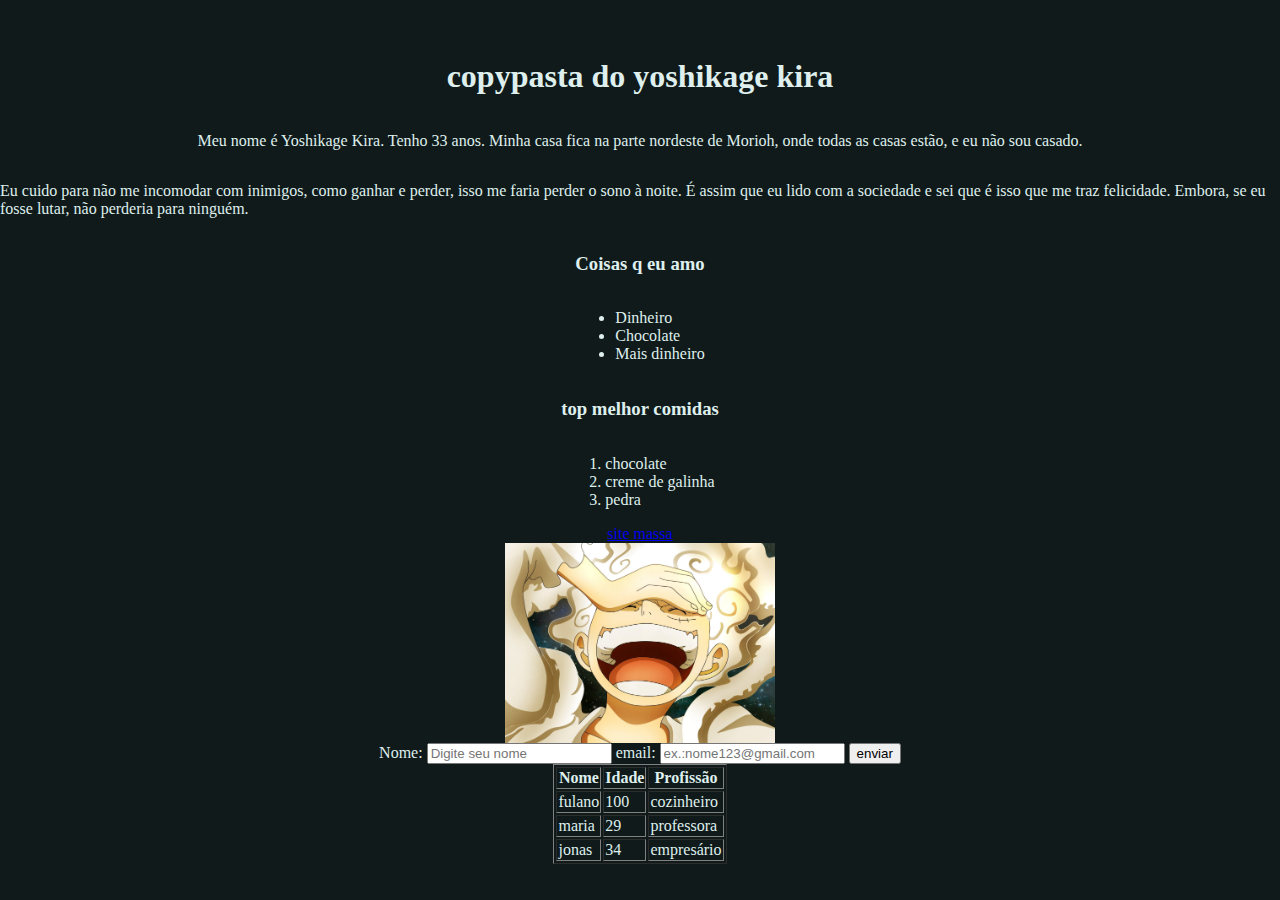
<file: aula01/index.html>
<!DOCTYPE html>
<html lang="pt-br">
<head>
    <meta charset="UTF-8">
    <meta name="viewport" content="width=device-width, initial-scale=1.0">
    <title>olá mundo</title>
    <link rel="stylesheet" href="style.css">
</head>
<body style="background-color: rgb(17, 26, 26);color: #deefed;font-family: cursive;" >
    <h1>copypasta do yoshikage kira</h1>
    <p>Meu nome é Yoshikage Kira. Tenho 33 anos. Minha casa fica na parte nordeste de Morioh, onde todas as casas estão, e eu não sou casado.</p>
    <p>Eu cuido para não me incomodar com inimigos, como ganhar e perder, isso me faria perder o sono à noite. É assim que eu lido com a sociedade e sei que é isso que me traz felicidade. Embora, se eu fosse lutar, não perderia para ninguém.</p>
    <h3>Coisas q eu amo</h3>
    <ul>
        <li>Dinheiro</li>
        <li>Chocolate</li>
        <li>Mais dinheiro</li>
    </ul>
    <h3>top melhor comidas</h3>
    <ol>
        <li>chocolate</li>
        <li>creme de galinha</li>
        <li>pedra</li>
    </ol>
    <a href="https://www.youtube.com/@kksaiko">site massa</a>
    <img src="luffy.jpg" alt="luffy gear five" id="imagem">
    <form action="">
        <label for="nome">Nome:</label>
        <input type="text" placeholder="Digite seu nome">
        <label for="email">email:</label>
        <input type="email" placeholder="ex.:nome123@gmail.com ">
        <button>enviar</button>
    </form>
    <table border="1">
        <thead>
            <th>
                Nome
            </th>
            <th>
                Idade
            </th>
            <th>
                Profissão
            </th>
        </thead>
        <tbody>
            <tr>
                <td>
                   fulano 
                </td>
                <td>
                   100 
                </td>
                <td>
                   cozinheiro 
                </td>
            </tr>
            <tr>
                <td>
                    maria
                </td>
                <td>
                    29
                </td>
                <td>
                    professora
                </td>
            </tr>
            <tr>
                <td>
                    jonas
                </td>
                <td>
                    34
                </td>
                <td>
                empresário        
                </td>
            </tr>
        </tbody>
    </table>

    <script src="script.js"></script>
</body>
</html>
</file>
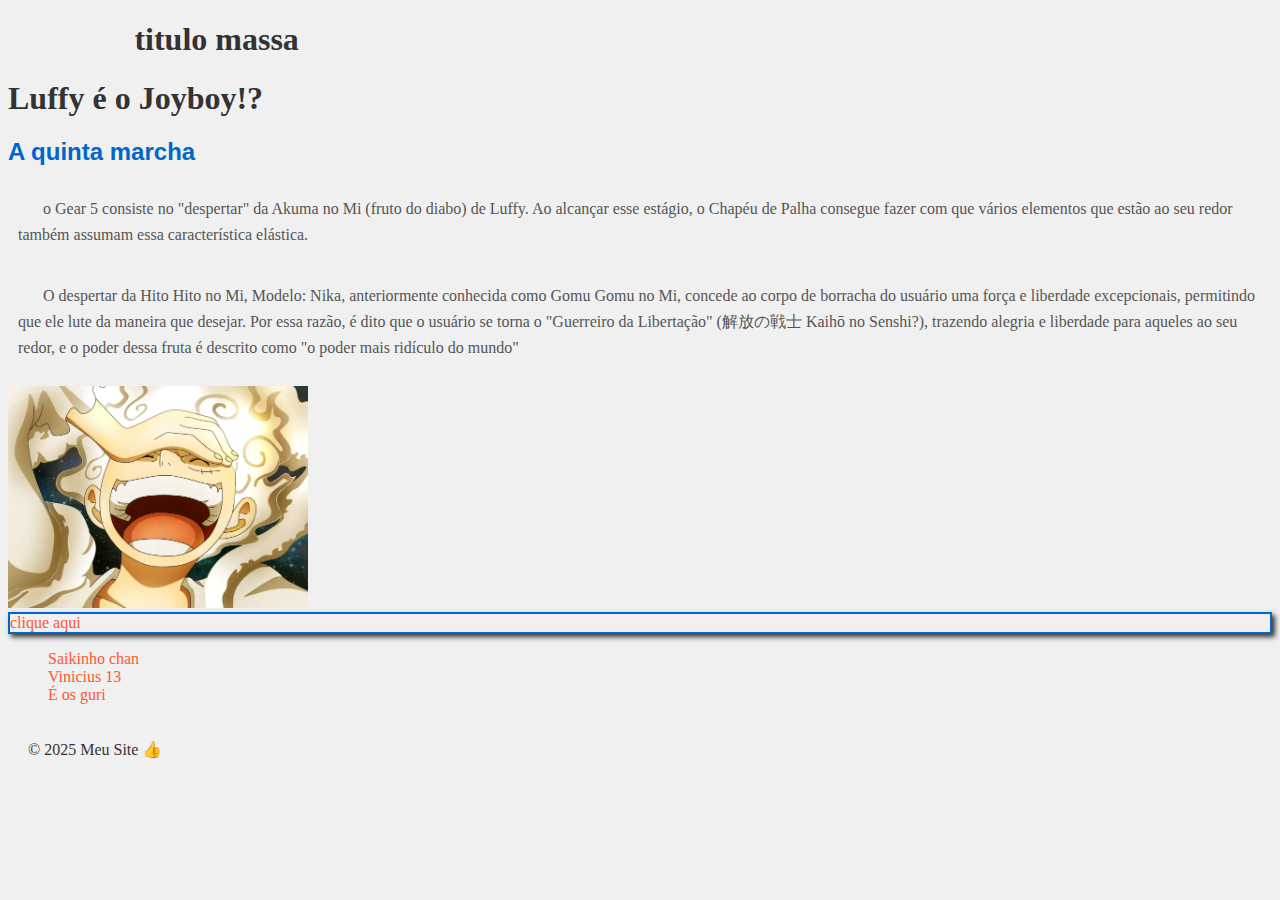
<file: aula02/index.html>
<!DOCTYPE html>
<html lang="pt-br">
    <head>
        <meta charset="UTF-8">
        <meta name="viewport" content="width=device-width, initial-scale=1.0">
        <title>aula 13/02/2025</title>
        <link rel="stylesheet" media="" href="style.css">
    </head>
    <body>
        <div class="cointainer">
            <h1>titulo massa</h1>
        </div>    
        
        <h1>Luffy é o Joyboy!?</h1>
        <h2 id="subtitulo">A quinta marcha</h2>
        <p class="paragrafo">o Gear 5 consiste no "despertar" da Akuma no Mi (fruto do diabo) de Luffy. Ao alcançar esse estágio, o Chapéu de Palha consegue fazer com que vários elementos que estão ao seu redor também assumam essa característica elástica.</p>
        <p class="paragrafo">O despertar da Hito Hito no Mi, Modelo: Nika, anteriormente conhecida como Gomu Gomu no Mi, concede ao corpo de borracha do usuário uma força e liberdade excepcionais, permitindo que ele lute da maneira que desejar. Por essa razão, é dito que o usuário se torna o "Guerreiro da Libertação" (解放の戦士 Kaihō no Senshi?), trazendo alegria e liberdade para aqueles ao seu redor, e o poder dessa fruta é descrito como "o poder mais ridículo do mundo"</p> 

        <img src="luffy.jpg" alt="luffy" id="luffy">

        <div class="box">
            <a href="https://www.youtube.com/watch?v=n8Q9rNdhkWQ" class="link">clique aqui</a>
        </div>
        <ul id="lista">
            <li>
                <a href="https://www.youtube.com/@kksaiko" class="link">Saikinho chan</a>
            </li>
            <li>
                <a href="http://youtube.com/@viniccius13" class="link">Vinicius 13</a>
            </li>
            <li>
                <a href="https://www.youtube.com/@Souzones" class="link">É os guri</a>
            </li>
            <!--espaçamento-->
        </ul>
        <footer id="pé">© 2025 Meu 
            Site 👍</footer>
            
    </body>
</html>
</file>
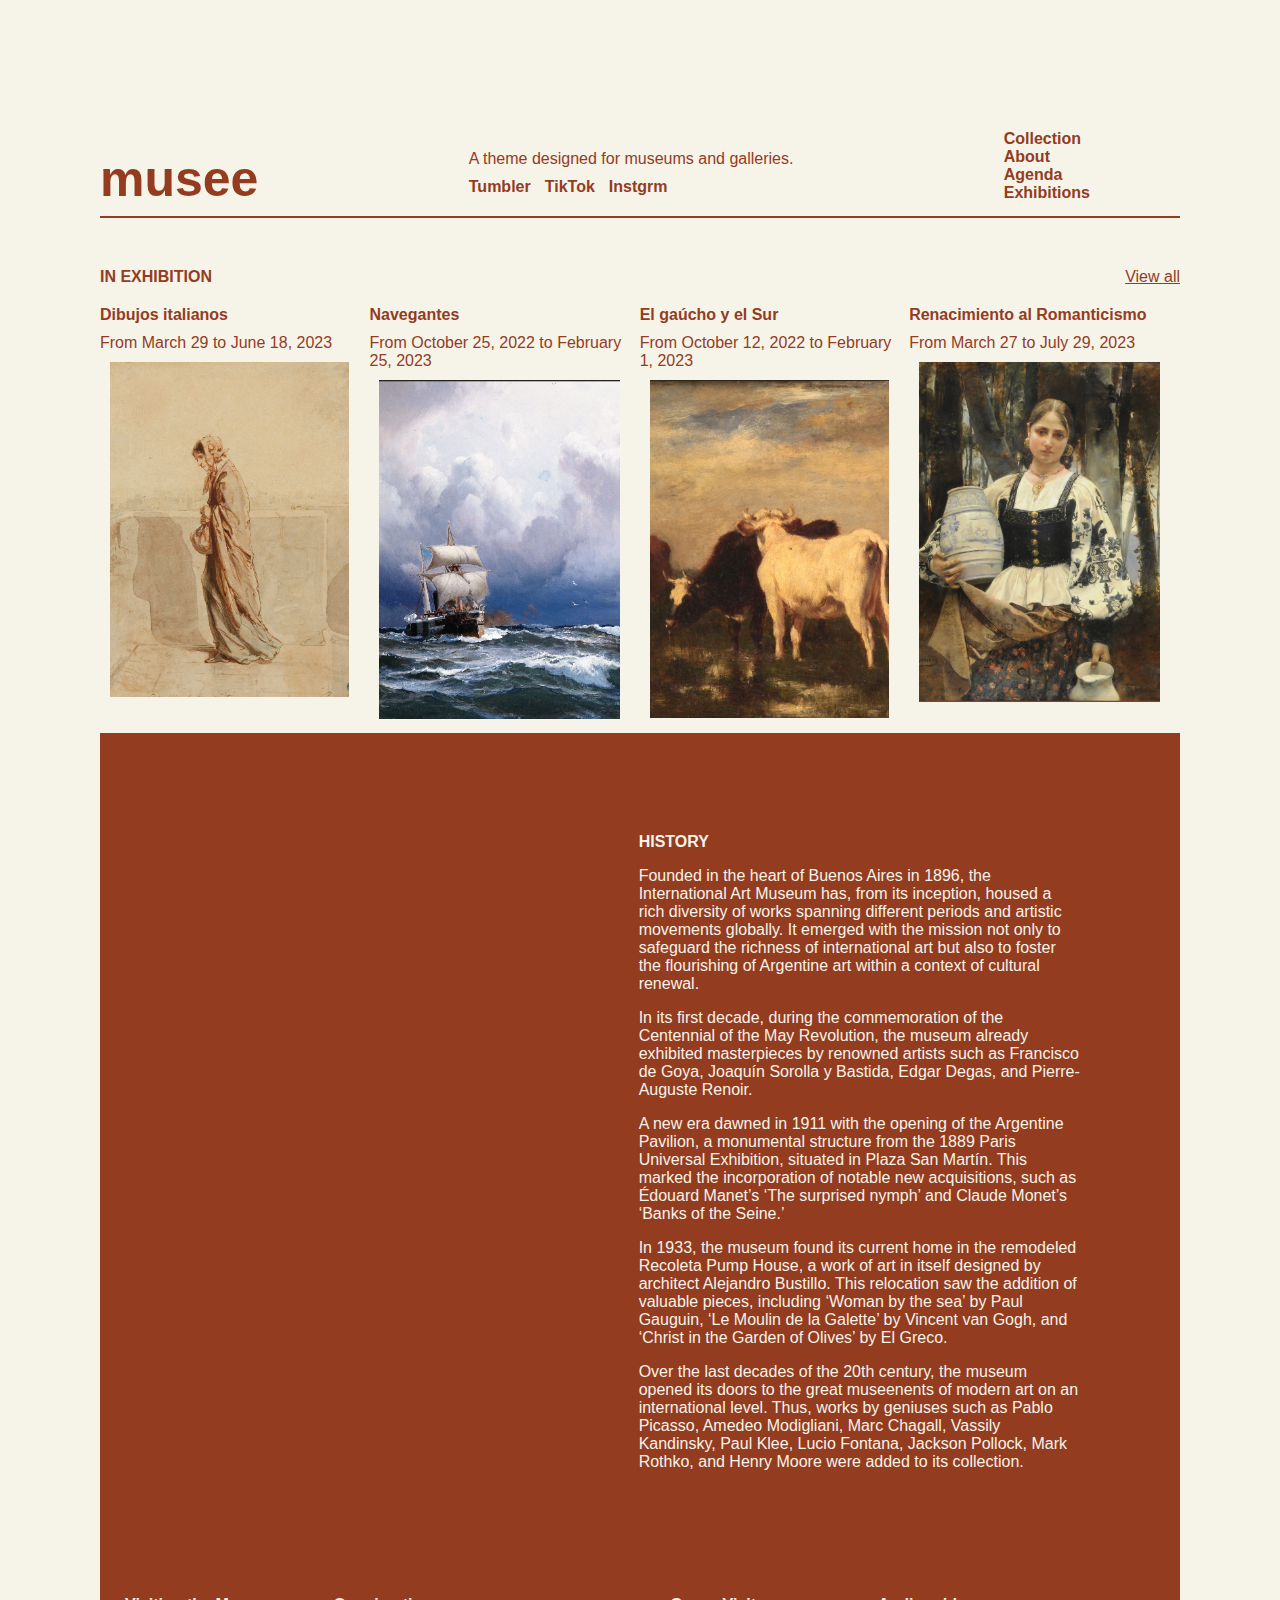
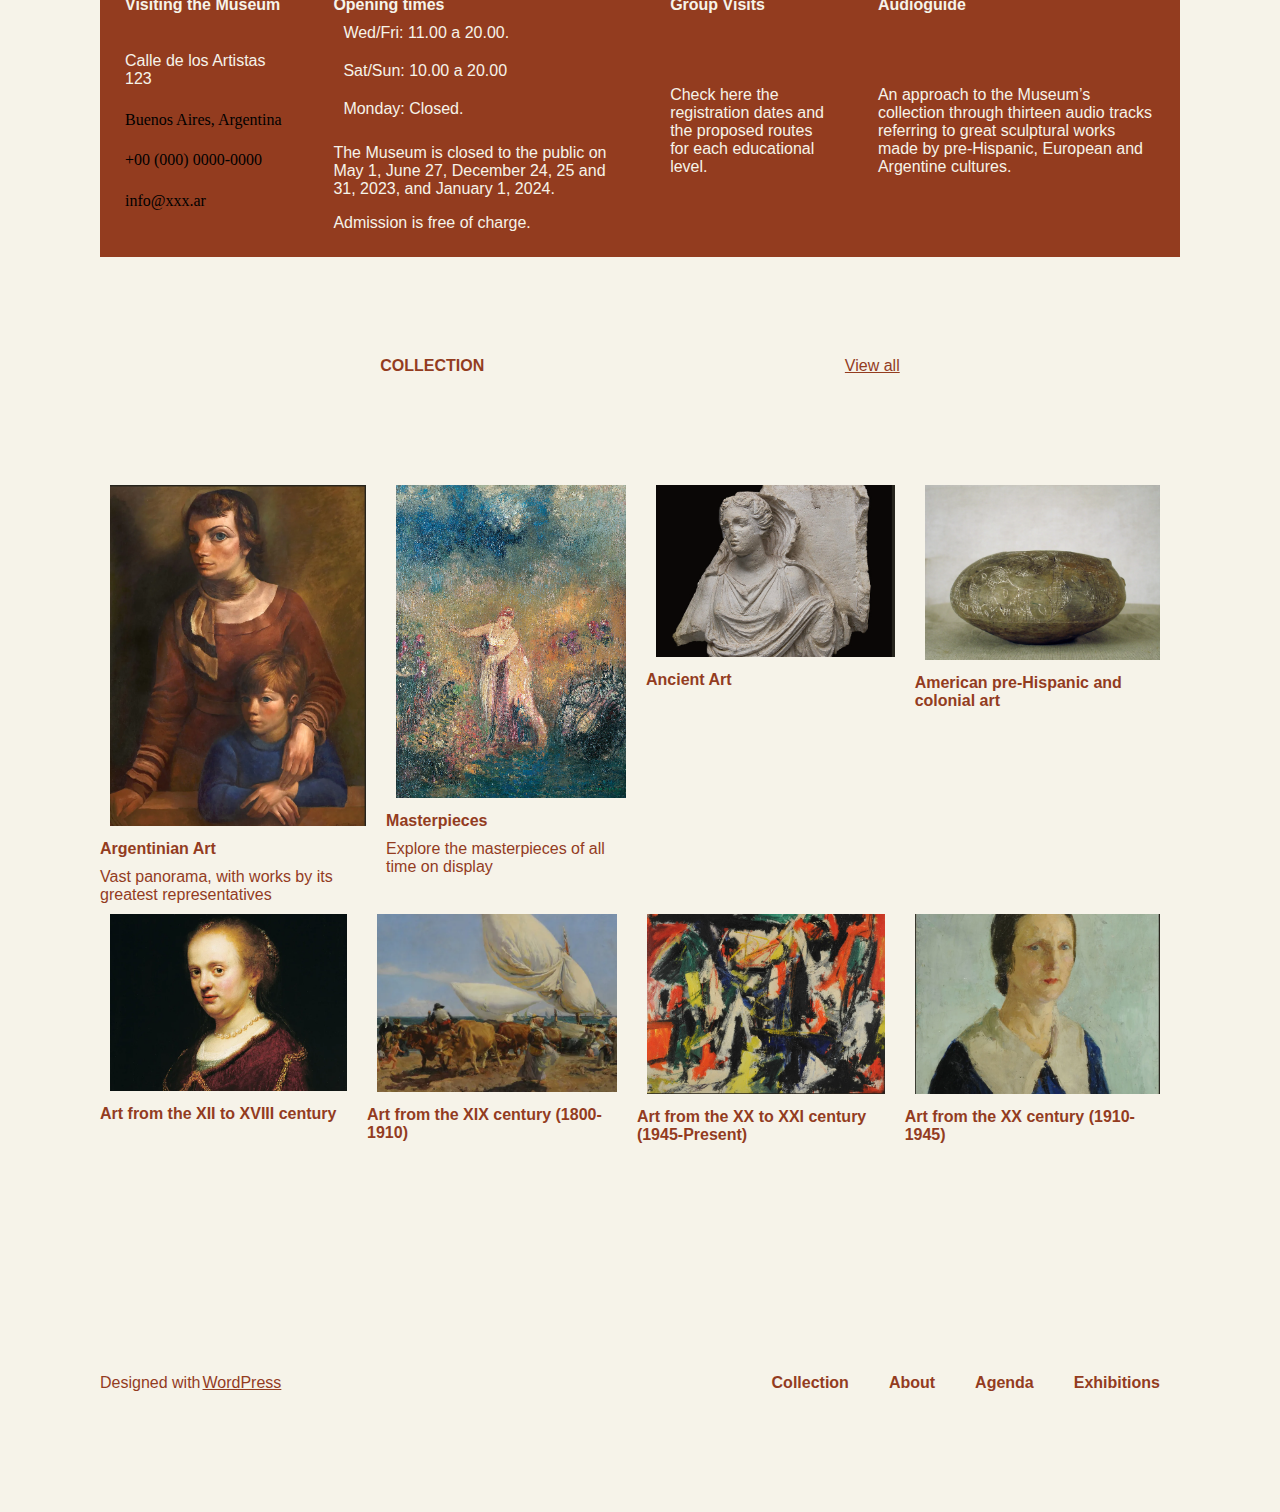
<file: aula06-03/index.html>
<!DOCTYPE html>
<html lang="en">
<head>
    <meta charset="UTF-8">
    <meta name="viewport" content="width=device-width, initial-scale=1.0">
    <title>musee Theme</title>
    <link rel="stylesheet" href="assets/estilo/style.css">
</head>
    <body>
        <header>
            <div id="cabecalho">
                <div>
                    <h1 id="titulo">
                        musee
                    </h1>
                </div>    
                <div id="legenda-redes-sociais">
                    <p>
                        A theme designed for museums and galleries.
                    </p>
                    <a href="">Tumbler</a>
                    <a href="">TikTok</a>
                    <a href="">Instgrm</a>
                </div>
                <div>
                    <menu id="menu-principal">
                        <li>
                            <a href="">Collection</a>
                        </li>
                        <li>
                            <a href="">About</a>
                        </li>
                        <li>
                            <a href="">Agenda</a>
                        </li>
                        <li>
                            <a href="">Exhibitions</a>
                        </li>
                    </menu>
                </div>    
            </div>
        </header>
        <section>
            <div id="titulo-link">
                <p>
                    IN EXHIBITION
                </p>
                <a href="">View all</a>
            </div>
            <div id="secao01">
                <div class="img-descricao">
                    <p class="paragrafo-titulo">
                        Dibujos italianos
                    </p>
                    <p class="paragrafo-descricao">
                        From March 29 to June 18, 2023
                    </p>
                    <img src="assets/img/velha-encarando-a-parede.png" alt="velha parede" class="imagem">
                </div>
                <div class="img-descricao">
                    <p class="paragrafo-titulo">
                        Navegantes
                    </p>
                    <p class="paragrafo-descricao">
                        From October 25, 2022 to February 25, 2023
                    </p>
                    <img src="assets/img/barquinho.png" alt="barco" class="imagem">
                </div>
                <div class="img-descricao"> 
                    <p class="paragrafo-titulo">
                        El gaúcho y el Sur
                    </p>
                    <p class="paragrafo-descricao">
                        From October 12, 2022 to February 1, 2023 
                    </p>
                    <img src="assets/img/boi.png" alt="boi" class="imagem">
                </div>
                <div class="img-descricao">
                    <p class="paragrafo-titulo">
                        Renacimiento al Romanticismo
                    </p>
                    <p class="paragrafo-descricao">
                        From March 27 to July 29, 2023
                    </p>
                    <img src="assets/img/moca-com-vaso.png" alt="mulher vaso" class="imagem">
                </div>
            </div>
        </section>
        <section id="section02">
            <div id="direita-itens-paragrafo">
                <div id="espaco-branco"></div>
                <div>
                    <p class="paragrafo-titulo-branco">
                        HISTORY
                    </p>
                    <p class="paragrafo-branco">
                        Founded in the heart of Buenos Aires in 1896, the International Art Museum has, from its inception, housed a rich diversity of works spanning different periods and artistic movements globally. It emerged with the mission not only to safeguard the richness of international art but also to foster the flourishing of Argentine art within a context of cultural renewal.
                    </p>
                    <p class="paragrafo-branco">
                        In its first decade, during the commemoration of the Centennial of the May Revolution, the museum already exhibited masterpieces by renowned artists such as Francisco de Goya, Joaquín Sorolla y Bastida, Edgar Degas, and Pierre-Auguste Renoir.
                    </p>
                    <p class="paragrafo-branco">
                        A new era dawned in 1911 with the opening of the Argentine Pavilion, a monumental structure from the 1889 Paris Universal Exhibition, situated in Plaza San Martín. This marked the incorporation of notable new acquisitions, such as Édouard Manet’s ‘The surprised nymph’ and Claude Monet’s ‘Banks of the Seine.’
                    </p>
                    <p class="paragrafo-branco">
                        In 1933, the museum found its current home in the remodeled Recoleta Pump House, a work of art in itself designed by architect Alejandro Bustillo. This relocation saw the addition of valuable pieces, including ‘Woman by the sea’ by Paul Gauguin, ‘Le Moulin de la Galette’ by Vincent van Gogh, and ‘Christ in the Garden of Olives’ by El Greco.
                    </p>
                    <p class="paragrafo-branco">
                        Over the last decades of the 20th century, the museum opened its doors to the great museenents of modern art on an international level. Thus, works by geniuses such as Pablo Picasso, Amedeo Modigliani, Marc Chagall, Vassily Kandinsky, Paul Klee, Lucio Fontana, Jackson Pollock, Mark Rothko, and Henry Moore were added to its collection.
                    </p>
                </div>
            </div>
            <div id="abaixo-itens-paragrafo">
                <div class="abaixo-itens-paragrafo-classe">
                    <p class="paragrafo-titulo-branco">
                        Visiting the Museum
                    </p>
                    <p class="paragrafo-branco">
                        Calle de los Artistas 123
                    </p>
                    <p class="paragrafo-branco-sem-margin">
                        Buenos Aires, Argentina
                    </p>
                    <p class="paragrafo-branco-sem-margin">
                        +00 (000) 0000-0000
                    </p>
                    <p class="paragrafo-branco-sem-margin">
                        info@xxx.ar
                    </p>                   
                </div>
                <div class="abaixo-itens-paragrafo-classe">
                    <p class="paragrafo-titulo-branco">
                        Opening times
                    </p>
                    <div id="paragrafo-branco-lista">
                        <p>
                            Wed/Fri: 11.00 a 20.00.
                        </p>
                        <p>
                            Sat/Sun: 10.00 a 20.00
                        </p>
                        <p>
                            Monday: Closed.
                         </p>
                    </div>
                    <p class="paragrafo-branco">
                        The Museum is closed to the public on May 1, June 27, December 24, 25 and 31, 2023, and January 1, 2024.
                    </p>
                    <p class="paragrafo-branco">
                        Admission is free of charge.
                    </p>
                </div>
                <div class="abaixo-itens-paragrafo-classe">
                    <p class="paragrafo-titulo-branco">
                        Group Visits 
                    </p>
                    <p class="paragrafo-branco">
                        Check here the registration dates and the proposed routes for each educational level.
                    </p>
                </div>
                <div class="abaixo-itens-paragrafo-classe">
                    <p class="paragrafo-titulo-branco">
                        Audioguide
                    </p>
                    <p class="paragrafo-branco">
                        An approach to the Museum’s collection through thirteen audio tracks referring to great sculptural works made by pre-Hispanic, European and Argentine cultures.
                    </p>
                </div>
            </div>
        </section>
        <section>
            <div id="titulo-link-colecao">
                <p>
                    COLLECTION
                </p>
                <a href="">View all</a> 
            </div>
            <div class="secao-imagens">
                <div class="img-descricao">
                    <img src="assets/img/dois-meninos-feios-zoiudos.png" alt="zoiudo" class="imagem">
                    <p class="paragrafo-titulo">
                        Argentinian Art
                    </p>
                    <p class="paragrafo-descricao">
                        Vast panorama, with works by its greatest representatives
                    </p>
                </div>
                <div class="img-descricao">
                    <img src="assets/img/moca.png" alt="moça" class="imagem">
                    <p class="paragrafo-titulo">
                        Masterpieces
                    </p>
                    <p class="paragrafo-descricao">
                        Explore the masterpieces of all time on display
                    </p>
                </div>
                <div class="img-descricao">
                    <img src="assets/img/escultura.png" alt="escultura" class="imagem">
                    <p class="paragrafo-titulo">
                        Ancient Art
                    </p>
                </div>
                <div class="img-descricao">
                    <img src="assets/img/pedra.png" alt="pedra" class="imagem">
                    <p class="paragrafo-titulo">
                        American pre-Hispanic and colonial art
                    </p>
                </div>
            </div>
            <div class="secao-imagens">
                <div class="img-descricao">
                    <img src="assets/img/retrato-burguesa.png" alt="burguesa" class="imagem">
                    <p class="paragrafo-titulo">
                        Art from the XII to XVIII century
                    </p>
                </div>
                <div class="img-descricao">
                    <img src="assets/img/manada.png" alt="bois" class="imagem">
                    <p class="paragrafo-titulo">
                        Art from the XIX century (1800-1910)
                    </p>
                </div>
                <div class="img-descricao">
                    <img src="assets/img/arte-abstrata.png" alt="tendi" class="imagem">
                    <p class="paragrafo-titulo">
                        Art from the XX to XXI century (1945-Present)
                    </p>
                </div>
                <div class="img-descricao">
                    <img src="assets/img/retrato-pobre.png" alt="pobre" class="imagem">
                    <p class="paragrafo-titulo">
                        Art from the XX century (1910-1945)
                    </p>
                </div>
            </div>
        </section>
        <footer>
            <div id="div-pe">
                <p class="paragrafo-descricao">Designed with</p>
                <a href="" id="link-legal">WordPress</a>
            </div>
            <div>
                <menu id="menu-principal-pe">
                    <li>
                        <a href="">Collection</a>
                    </li>
                    <li>
                        <a href="">About</a>
                    </li>
                    <li>
                        <a href="">Agenda</a>
                    </li>
                    <li>
                        <a href="">Exhibitions</a>
                    </li>
                </menu>
            </div>
        </footer>   
    </body>
</html>
</file>
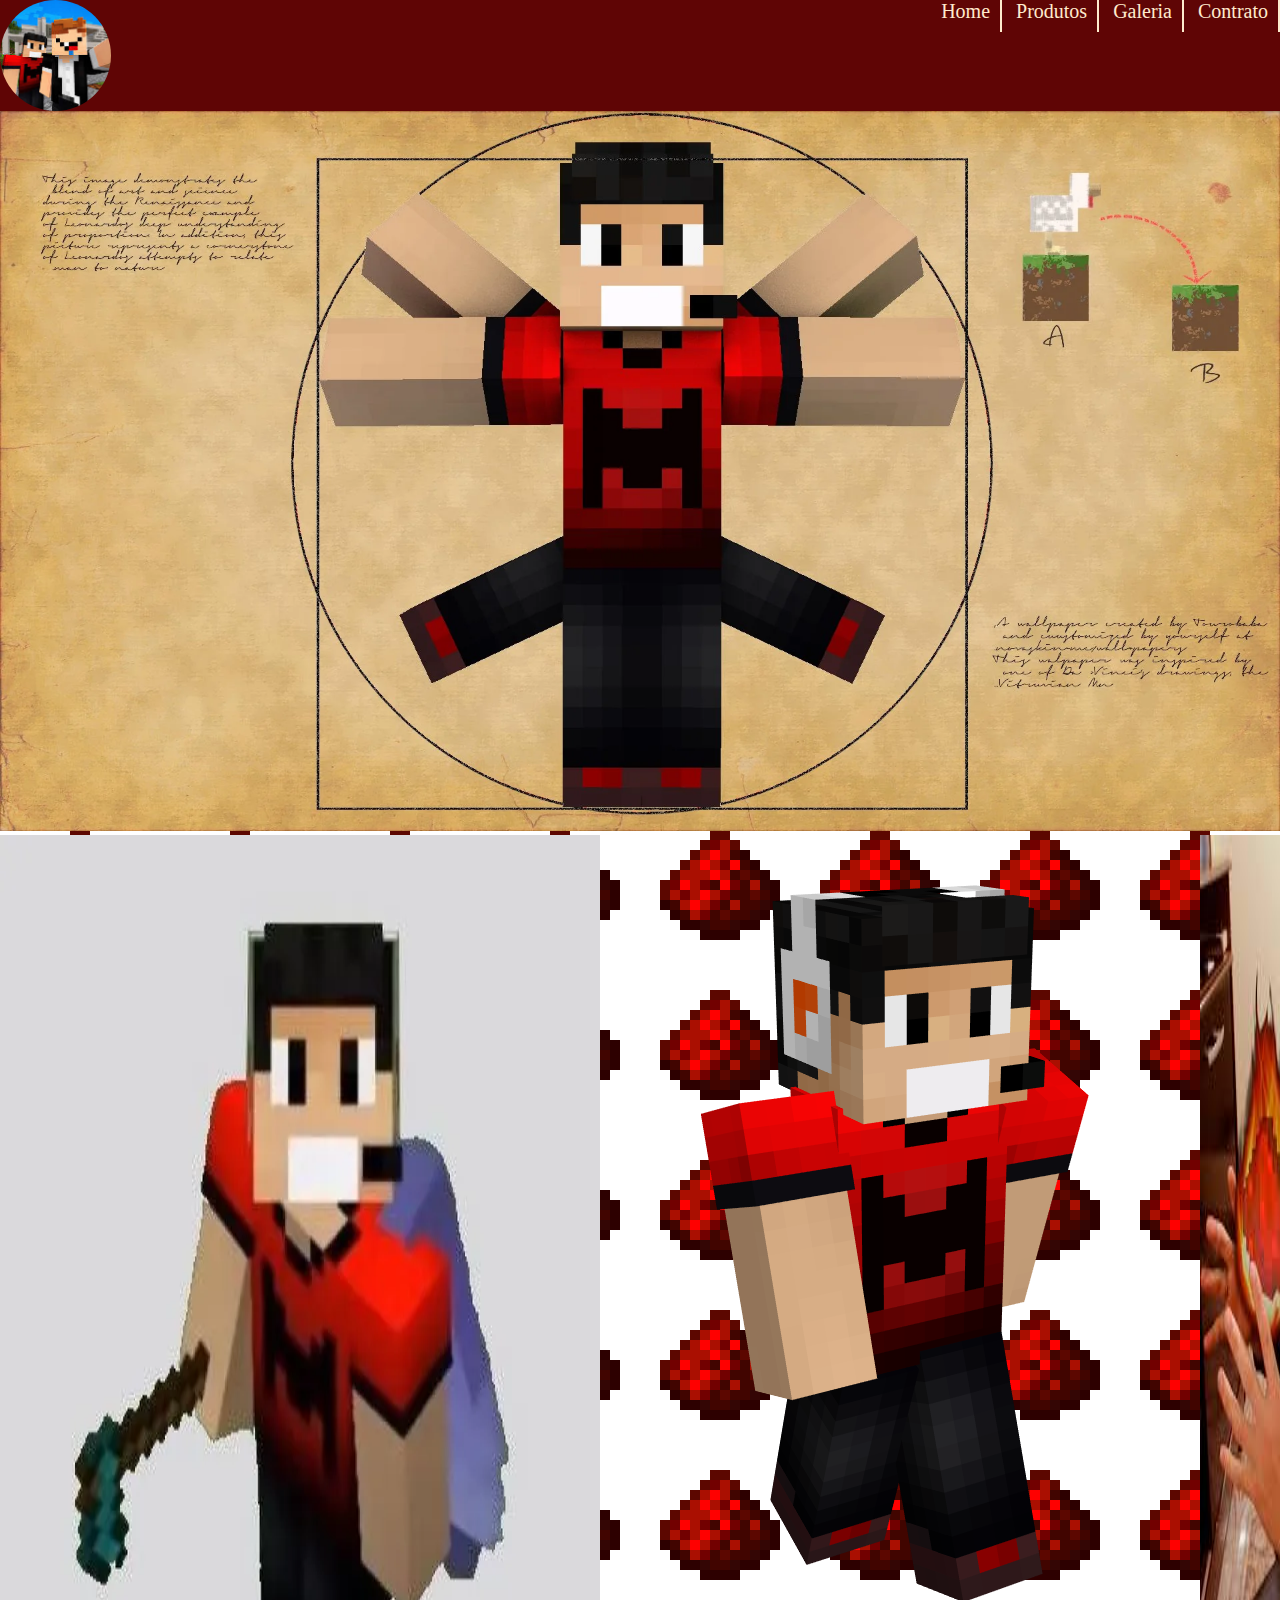
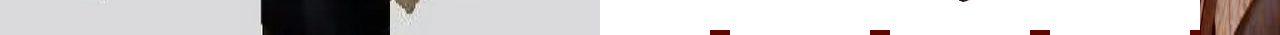
<file: aula.27-02/02/index.html>
<!DOCTYPE html>
<html lang="pt-br">
<head>
    <meta charset="UTF-8">
    <meta name="viewport" content="width=device-width, initial-scale=1.0">
    <title>ativdade</title>
    <link rel="stylesheet" href="style.css">
</head>
<body>
    <header> 
        <div id="container">
            <img src="img/vinicinEdavi.jpg" alt="Logo" id="imagem">
            <div>
                <nav>
                    <a href="imagem.html" class="link">Home</a>
                    <a href="vinicin.jpg" class="link">Produtos</a>
                    <a href="imagem.html" class="link">Galeria</a>
                    <a href="imagem.html" class="link">Contrato</a>
                </nav>
            </div>
        </div>
    </header>
    <section>
        <div>
            <img src="img/vinicin_God.webp" alt="God" id="god">
        </div>
    </section>
    <section>
        <div id="vinicin_img">
           <img src="img/_image.webp" alt="vinicin" class="img">
           <img src="img/Viniccius13_skin.webp" alt="13" class="img">
           <img src="img/vinicin.jpg" alt="" class="img"> 
        </div>
    </section>

</body>
</html>
</file>
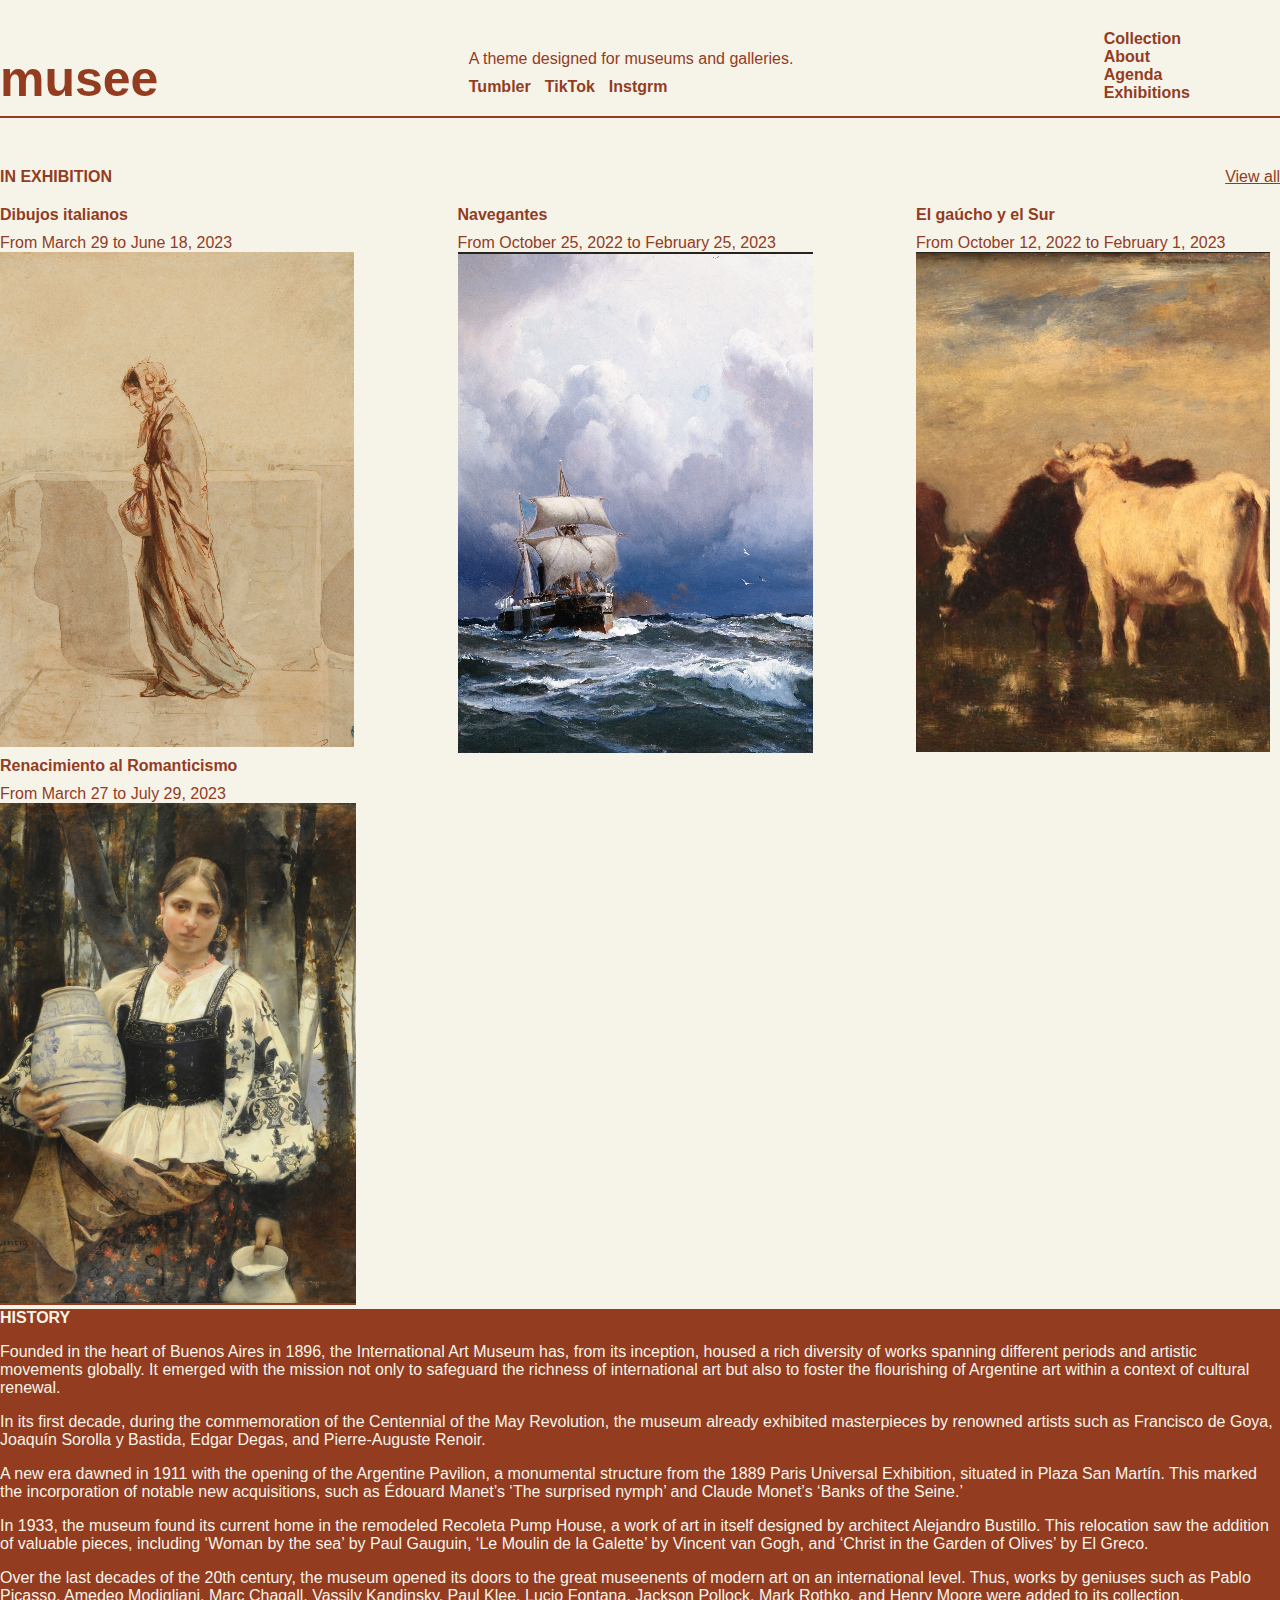
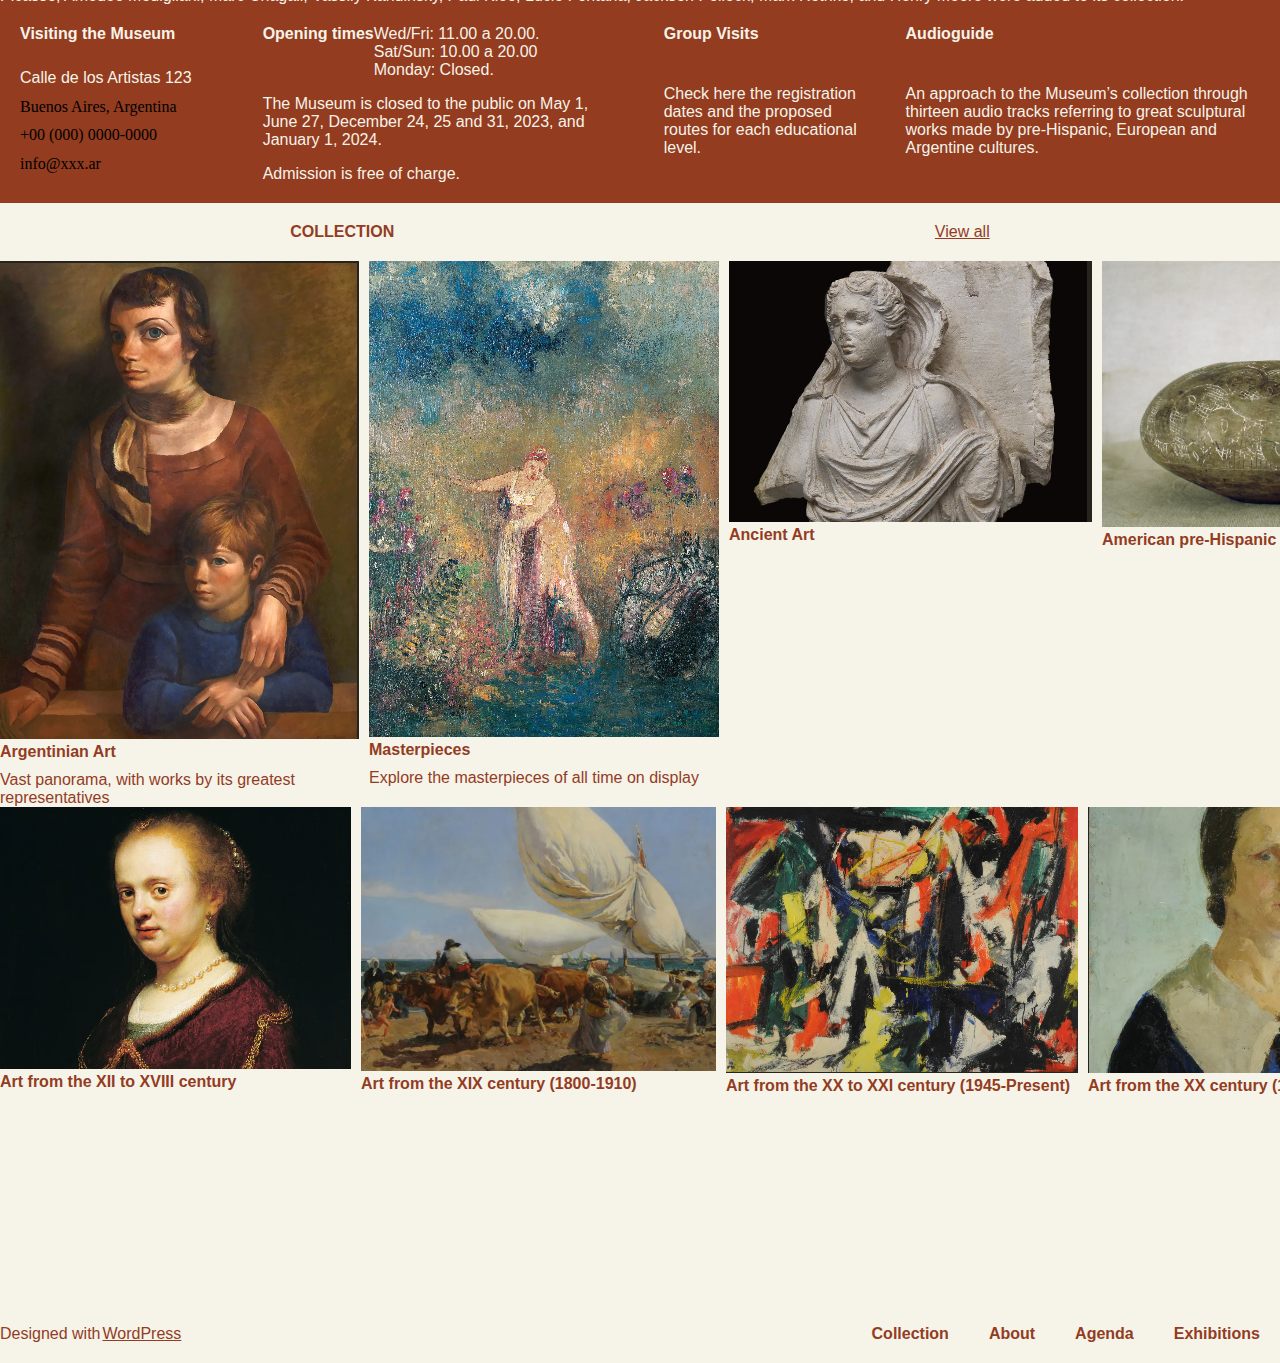
<file: aula06-03/aula06-03/index.html>
<!DOCTYPE html>
<html lang="en">
<head>
    <meta charset="UTF-8">
    <meta name="viewport" content="width=device-width, initial-scale=1.0">
    <title>musee Theme</title>
    <link rel="stylesheet" href="assets/estilo/style.css">
</head>
    <body>
        <header>
            <div id="cabecalho">
                <div>
                    <h1 id="titulo">
                        musee
                    </h1>
                </div>    
                <div id="legenda-redes-sociais">
                    <p>
                        A theme designed for museums and galleries.
                    </p>
                    <a href="">Tumbler</a>
                    <a href="">TikTok</a>
                    <a href="">Instgrm</a>
                </div>
                <div>
                    <menu id="menu-principal">
                        <li>
                            <a href="">Collection</a>
                        </li>
                        <li>
                            <a href="">About</a>
                        </li>
                        <li>
                            <a href="">Agenda</a>
                        </li>
                        <li>
                            <a href="">Exhibitions</a>
                        </li>
                    </menu>
                </div>    
            </div>
        </header>
        <div id="titulo-link">
            <p>
                IN EXHIBITION
            </p>
            <a href="">View all</a>
        </div>
        <section id="secao01">
            <div class="img-descricao">
            <p class="paragrafo-titulo">
                Dibujos italianos
            </p>
            <p class="paragrafo-descricao">
                From March 29 to June 18, 2023
            </p>
            <img src="assets/img/velha-encarando-a-parede.png" alt="velha parede">
            </div>
            <div class="img-descricao">
                <p class="paragrafo-titulo">
                    Navegantes
                </p>
                <p class="paragrafo-descricao">
                    From October 25, 2022 to February 25, 2023
                </p>
                <img src="assets/img/barquinho.png" alt="barco">
            </div>
            <div class="img-descricao"> 
                <p class="paragrafo-titulo">
                    El gaúcho y el Sur
                </p>
                <p class="paragrafo-descricao">
                    From October 12, 2022 to February 1, 2023 
                </p>
                <img src="assets/img/boi.png" alt="boi">
            </div>
            <div class="img-descricao">
                <p class="paragrafo-titulo">
                    Renacimiento al Romanticismo
                </p>
                <p class="paragrafo-descricao">
                    From March 27 to July 29, 2023
                </p>
                <img src="assets/img/moca-com-vaso.png" alt="mulher vaso">
            </div>
        </section>
        <section id="section02">
            <div id="direita-itens-paragrafo">
                <div id="espaco-branco"></div>
                <div>
                    <p class="paragrafo-titulo-branco">
                        HISTORY
                    </p>
                    <p class="paragrafo-branco">
                        Founded in the heart of Buenos Aires in 1896, the International Art Museum has, from its inception, housed a rich diversity of works spanning different periods and artistic movements globally. It emerged with the mission not only to safeguard the richness of international art but also to foster the flourishing of Argentine art within a context of cultural renewal.
                    </p>
                    <p class="paragrafo-branco">
                        In its first decade, during the commemoration of the Centennial of the May Revolution, the museum already exhibited masterpieces by renowned artists such as Francisco de Goya, Joaquín Sorolla y Bastida, Edgar Degas, and Pierre-Auguste Renoir.
                    </p>
                    <p class="paragrafo-branco">
                        A new era dawned in 1911 with the opening of the Argentine Pavilion, a monumental structure from the 1889 Paris Universal Exhibition, situated in Plaza San Martín. This marked the incorporation of notable new acquisitions, such as Édouard Manet’s ‘The surprised nymph’ and Claude Monet’s ‘Banks of the Seine.’
                    </p>
                    <p class="paragrafo-branco">
                        In 1933, the museum found its current home in the remodeled Recoleta Pump House, a work of art in itself designed by architect Alejandro Bustillo. This relocation saw the addition of valuable pieces, including ‘Woman by the sea’ by Paul Gauguin, ‘Le Moulin de la Galette’ by Vincent van Gogh, and ‘Christ in the Garden of Olives’ by El Greco.
                    </p>
                    <p class="paragrafo-branco">
                        Over the last decades of the 20th century, the museum opened its doors to the great museenents of modern art on an international level. Thus, works by geniuses such as Pablo Picasso, Amedeo Modigliani, Marc Chagall, Vassily Kandinsky, Paul Klee, Lucio Fontana, Jackson Pollock, Mark Rothko, and Henry Moore were added to its collection.
                    </p>
                </div>
            </div>
            <div id="abaixo-itens-paragrafo">
                <div class="abaixo-itens-paragrafo-classe">
                    <p class="paragrafo-titulo-branco">
                        Visiting the Museum
                    </p>
                    <p class="paragrafo-branco">
                        Calle de los Artistas 123
                    </p>
                    <p class="paragrafo-branco-sem-margin">
                        Buenos Aires, Argentina
                    </p>
                    <p class="paragrafo-branco-sem-margin">
                        +00 (000) 0000-0000
                    </p>
                    <p class="paragrafo-branco-sem-margin">
                        info@xxx.ar
                    </p>                   
                </div>
                <div class="abaixo-itens-paragrafo-classe">
                    <p class="paragrafo-titulo-branco">
                        Opening times
                    </p>
                    <div id="paragrafo-branco-lista">
                        <p>
                            Wed/Fri: 11.00 a 20.00.
                        </p>
                        <p>
                            Sat/Sun: 10.00 a 20.00
                        </p>
                        <p>
                            Monday: Closed.
                         </p>
                    </div>
                    <p class="paragrafo-branco">
                        The Museum is closed to the public on May 1, June 27, December 24, 25 and 31, 2023, and January 1, 2024.
                    </p>
                    <p class="paragrafo-branco">
                        Admission is free of charge.
                    </p>
                </div>
                <div class="abaixo-itens-paragrafo-classe">
                    <p class="paragrafo-titulo-branco">
                        Group Visits
                    </p>
                    <p class="paragrafo-branco">
                        Check here the registration dates and the proposed routes for each educational level.
                    </p>
                </div>
                <div class="abaixo-itens-paragrafo-classe">
                    <p class="paragrafo-titulo-branco">
                        Audioguide
                    </p>
                    <p class="paragrafo-branco">
                        An approach to the Museum’s collection through thirteen audio tracks referring to great sculptural works made by pre-Hispanic, European and Argentine cultures.
                    </p>
                </div>
            </div>
        </section>
        <section>
            <div id="titulo-link-colecao">
                <p>
                    COLLECTION
                </p>
                <a href="">View all</a> 
            </div>
            <div class="secao-imagens">
                <div class="img-descricao">
                    <img src="assets/img/dois-meninos-feios-zoiudos.png" alt="">
                    <p class="paragrafo-titulo">
                        Argentinian Art
                    </p>
                    <p class="paragrafo-descricao">
                        Vast panorama, with works by its greatest representatives
                    </p>
                </div>
                <div class="img-descricao">
                    <img src="assets/img/moca.png" alt="">
                    <p class="paragrafo-titulo">
                        Masterpieces
                    </p>
                    <p class="paragrafo-descricao">
                        Explore the masterpieces of all time on display
                    </p>
                </div>
                <div class="img-descricao">
                    <img src="assets/img/escultura.png" alt="">
                    <p class="paragrafo-titulo">
                        Ancient Art
                    </p>
                </div>
                <div class="img-descricao">
                    <img src="assets/img/pedra.png" alt="">
                    <p class="paragrafo-titulo">
                        American pre-Hispanic and colonial art
                    </p>
                </div>
            </div>
            <div class="secao-imagens">
                <div class="img-descricao">
                    <img src="assets/img/retrato-burguesa.png" alt="">
                    <p class="paragrafo-titulo">
                        Art from the XII to XVIII century
                    </p>
                </div>
                <div class="img-descricao">
                    <img src="assets/img/manada.png" alt="">
                    <p class="paragrafo-titulo">
                        Art from the XIX century (1800-1910)
                    </p>
                </div>
                <div class="img-descricao">
                    <img src="assets/img/arte-abstrata.png" alt="">
                    <p class="paragrafo-titulo">
                        Art from the XX to XXI century (1945-Present)
                    </p>
                </div>
                <div class="img-descricao">
                    <img src="assets/img/retrato-pobre.png" alt="">
                    <p class="paragrafo-titulo">
                        Art from the XX century (1910-1945)
                    </p>
                </div>
            </div>
        </section>
        <footer>
            <div id="div-pe">
                <p class="paragrafo-descricao">Designed with</p>
                <a href="" id="link-legal">WordPress</a>
            </div>
            <div>
                <menu id="menu-principal-pe">
                    <li>
                        <a href="">Collection</a>
                    </li>
                    <li>
                        <a href="">About</a>
                    </li>
                    <li>
                        <a href="">Agenda</a>
                    </li>
                    <li>
                        <a href="">Exhibitions</a>
                    </li>
                </menu>
            </div>
        </footer>   
    </body>
</html>
</file>
<file: aula01/style.css>
body {
    display: flex;
    flex-direction: column;
    justify-content: center;
    align-items: center;
    height: 100vh;
    margin: 0;
}
#imagem{
    height: 200px;
}
</file>
<file: aula02/style.css>
body{
    background-color:#f0f0f0 ;
    color: #333333;
}
.cointainer{
    margin: 0 auto;
    width: 80%; 
}
.paragrafo{
    color: #555;
    line-height: 1.6;
    text-indent: 25px;
    padding: 10px;
}
.box{
    border-style: solid;
    border-width: 2px;
    border-color: #0066cc;
    box-shadow: 3px 3px 5px;
}
.link:link, .link:visited{
    text-decoration: none;
    color: #ff5733;

}
.link:hover, .link:active{
    text-decoration: none;
    color: #ff3366;
}


#luffy{
    width: 300px;
}
#subtitulo{
    color: #0066cc;
    font-family: Arial;
}
#lista{
    list-style-type: none;
    display: inline-block;
}
#pé{
    color: #333;
    padding: 20px 20px 20px 20px;
}
</file>
<file: aula06-03/assets/estilo/style.css>
*{
    margin: 0;
    padding: 0;
    box-sizing: border-box;
}
body{
    background-color: #f6f3e9;
    max-width: 100%;
    padding: 100px;
}

footer{
    display: flex;
    justify-content: space-between;
    margin-top: 200px;
}

#cabecalho{
    display: flex;
    justify-content: space-between;
    border-bottom: #933c1f solid 2px;
}
#menu-principal{
    padding-top: 30px;
    padding-right: 90px;
}
#menu-principal>li{
    list-style: none;
}
#menu-principal>li>a:link, a:visited, a:active{
    color: #933c1f;
    font-family: "Geologica", sans-serif;
    font-weight: bold;
    text-decoration: none;
}
#menu-principal>li>a:hover{
    color: #933c1f;
    font-family: "Geologica", sans-serif;
    font-weight: bold;
    text-decoration: underline;
}

#titulo{
    color: #933c1f;
    font-family: "Geologica", sans-serif;
    font-size: 50px;
    padding-top: 50px;
}

#legenda-redes-sociais{
    margin-bottom: 20px;
}
#legenda-redes-sociais>p{
    color: #933c1f;
    font-family: "Geologica", sans-serif;
    margin-bottom: 10px;
    padding-top: 50px;
}
#legenda-redes-sociais>a:link, a:visited, a:active{
    color: #933c1f;
    font-family: "Geologica", sans-serif;
    font-weight: bold;
    text-decoration: none;
    margin-right: 10px;
}
#legenda-redes-sociais>a:hover{
    color: #78331c;
    font-family: "Geologica", sans-serif;
    font-weight: bold;
    text-decoration: none;
}

#secao01{
    display: flex;
    justify-content: space-between;
}

.imagem{
    max-width: 100%;
    padding: 10px;
}
.img-descricao{
    margin-right: 10px;
}
.paragrafo-titulo{
    color: #933c1f;
    font-family: "Geologica", sans-serif;
    font-weight: bold;
    margin-bottom: 10px;
}
.paragrafo-titulo:hover{
    color: #933c1f;
    font-family: "Geologica", sans-serif;
    font-weight: bold;
    text-decoration: underline;
}
.paragrafo-descricao{
    color: #933c1f;
    font-family: "Geologica", sans-serif;
    
}

#titulo-link{
    display: flex;
    justify-content: space-between;
    margin-top: 50px;
    margin-bottom: 20px;
    
}
#titulo-link>p{
    color: #933c1f;
    font-family: "Geologica", sans-serif;
    font-weight: bold;
}
#titulo-link>a:link, a:visited, a:active{
    color: #933c1f;
    font-family: "Geologica", sans-serif;
}
#titulo-link>a:hover{
    color: #933c1f;
    font-family: "Geologica", sans-serif;
    text-decoration: none;
}

#section02{
    background-color: #933c1f;
}
#direita-itens-paragrafo{
    display: flex;
    justify-content: space-between;
    padding: 100px;
}
#espaco-branco{
    width: 2500px;
}
#abaixo-itens-paragrafo{
    display: flex;
    justify-content: space-between;
}
.abaixo-itens-paragrafo-classe{
    display: flex;
    flex-wrap: wrap;
    padding: 25px;
}
#paragrafo-branco-lista>p{
    padding: 10px;
    color: #f6f3e9;
    font-family: "Geologica", sans-serif;
}
.paragrafo-titulo-branco{
    color: #f6f3e9;
    font-family: "Geologica", sans-serif;
    font-weight: bold; 
}
.paragrafo-branco{
    margin-top: 16px;
    color: #f6f3e9;
    font-family: "Geologica", sans-serif;
}
.paragrafo-branco-sem-magin{
    color: #f6f3e9;
    font-family: "Geologica", sans-serif;
}

#titulo-link-colecao{
    display: flex;
    justify-content: space-around;
    padding: 100px;
}
#titulo-link-colecao>p{
    color: #933c1f;
    font-family: "Geologica", sans-serif;
    font-weight: bold;
}
#titulo-link-colecao>a:link, a:visited, a:active{
    color: #933c1f;
    font-family: "Geologica", sans-serif;
}
#titulo-link-colecao>a:hover{
    color: #933c1f;
    font-family: "Geologica", sans-serif;
    text-decoration: none;
}
.secao-imagens{
    display: flex;
    justify-content: space-between;
    align-items: flex-start;
}
#menu-principal-pe{
    display: flex;
}
#menu-principal-pe>li{
    padding: 20px;
    list-style: none;
}
#menu-principal-pe>li>a:link, a:visited, a:active{
    color: #933c1f;
    font-family: "Geologica", sans-serif;
    font-weight: bold;
    text-decoration: none;
}
#menu-principal-pe>li>a:hover{
    color: #933c1f;
    font-family: "Geologica", sans-serif;
    font-weight: bold;
    text-decoration: underline;
}
#div-pe{
    display: flex;
    align-items: center;
}
#link-legal:link, #link-legal:visited, #link-legal:active{
    color: #933c1f;
    font-family: "Geologica", sans-serif;
    padding-left: 2px;
}
#link-legal:hover{
    color: #933c1f;
    font-family: "Geologica", sans-serif;
    text-decoration: none;
}
</file>
<file: aula.27-02/02/style.css>
* {
    margin: 0;
    padding: 0;
    box-sizing: border-box;
}

body{
    background-image: url(img/Redstone_Dust_JE2_BE2.webp);
}

#container {
    display: flex;
    justify-content: space-between;   
    background-color:rgb(95, 5, 5); 
}
.link:link, .link:visited, .link:active {
    text-decoration: none;
    color: blanchedalmond;
    border-right: 2px solid blanchedalmond;
    font-size: 20px;
    padding: 10px;
}
.link:hover {
    text-decoration: none;
    color: rgb(252, 151, 0);
    border-right: 2px solid rgb(252, 151, 0);
    font-size: 20px;
    padding: 10px;
}

#imagem{
    width: 111px;
    border-radius: 300px;
}

#god{
    width: 100%;
}
#vinicin_img{
    display: flex;
    flex-direction: row;
}
.img{
    
}
</file>
<file: aula06-03/aula06-03/assets/estilo/style.css>
*{
    margin: 0;
    padding: 0;
    box-sizing: border-box;
}
body{
    background-color: #f6f3e9;
    max-width: 100%;
}

/* header */

#cabecalho{
    display: flex;
    justify-content: space-between;
    border-bottom: #933c1f solid 2px;
}
#menu-principal{
    padding-top: 30px;
    padding-right: 90px;
}
#menu-principal>li{
    list-style: none;
}
#menu-principal>li>a:link, a:visited, a:active{
    color: #933c1f;
    font-family: "Geologica", sans-serif;
    font-weight: bold;
    text-decoration: none;
}
#menu-principal>li>a:hover{
    color: #933c1f;
    font-family: "Geologica", sans-serif;
    font-weight: bold;
    text-decoration: underline;
}

#titulo{
    color: #933c1f;
    font-family: "Geologica", sans-serif;
    font-size: 50px;
    padding-top: 50px;
}

#legenda-redes-sociais{
    margin-bottom: 20px;
}
#legenda-redes-sociais>p{
    color: #933c1f;
    font-family: "Geologica", sans-serif;
    margin-bottom: 10px;
    padding-top: 50px;
}
#legenda-redes-sociais>a:link, a:visited, a:active{
    color: #933c1f;
    font-family: "Geologica", sans-serif;
    font-weight: bold;
    text-decoration: none;
    margin-right: 10px;
}
#legenda-redes-sociais>a:hover{
    color: #78331c;
    font-family: "Geologica", sans-serif;
    font-weight: bold;
    text-decoration: none;
}

/* section 01 */

#secao01{
    display: flex;
    justify-content: space-between;
    flex-wrap: wrap;
    max-width: 100%;
}

.img-descricao{
    margin-right: 10px;
}
.paragrafo-titulo{
    color: #933c1f;
    font-family: "Geologica", sans-serif;
    font-weight: bold;
    margin-bottom: 10px;
}
.paragrafo-titulo:hover{
    color: #933c1f;
    font-family: "Geologica", sans-serif;
    font-weight: bold;
    text-decoration: underline;
}
.paragrafo-descricao{
    color: #933c1f;
    font-family: "Geologica", sans-serif;
    
}

#titulo-link{
    display: flex;
    justify-content: space-between;
    margin-top: 50px;
    margin-bottom: 20px;
    
}
#titulo-link>p{
    color: #933c1f;
    font-family: "Geologica", sans-serif;
    font-weight: bold;
}
#titulo-link>a:link, a:visited, a:active{
    color: #933c1f;
    font-family: "Geologica", sans-serif;
}
#titulo-link>a:hover{
    color: #933c1f;
    font-family: "Geologica", sans-serif;
    text-decoration: none;
}

/* section 02 */

#section02{
    background-color: #933c1f;
}
#abaixo-itens-paragrafo{
    display: flex;
    justify-content: space-between;
}
.abaixo-itens-paragrafo-classe{
    display: flex;
    flex-wrap: wrap;
    padding: 20px;
}
#paragrafo-branco-lista>p{
    color: #f6f3e9;
    font-family: "Geologica", sans-serif;
}
.paragrafo-titulo-branco{
    color: #f6f3e9;
    font-family: "Geologica", sans-serif;
    font-weight: bold; 
}
.paragrafo-branco{
    margin-top: 16px;
    color: #f6f3e9;
    font-family: "Geologica", sans-serif;
}
.paragrafo-branco-sem-magin{
    color: #f6f3e9;
    font-family: "Geologica", sans-serif;
}

/* section 03 */

#titulo-link-colecao{
    display: flex;
    justify-content: space-around;
    padding: 20px;
}
#titulo-link-colecao>p{
    color: #933c1f;
    font-family: "Geologica", sans-serif;
    font-weight: bold;
}
#titulo-link-colecao>a:link, a:visited, a:active{
    color: #933c1f;
    font-family: "Geologica", sans-serif;
}
#titulo-link-colecao>a:hover{
    color: #933c1f;
    font-family: "Geologica", sans-serif;
    text-decoration: none;
}
.secao-imagens{
    display: flex;
    justify-content: space-between;
    align-items: flex-start;
}

/* footer */

footer{
    display: flex;
    justify-content: space-between;
    margin-top: 200px;
}
#menu-principal-pe{
    display: flex;
}
#menu-principal-pe>li{
    padding: 20px;
    list-style: none;
}
#menu-principal-pe>li>a:link, a:visited, a:active{
    color: #933c1f;
    font-family: "Geologica", sans-serif;
    font-weight: bold;
    text-decoration: none;
}
#menu-principal-pe>li>a:hover{
    color: #933c1f;
    font-family: "Geologica", sans-serif;
    font-weight: bold;
    text-decoration: underline;
}
#div-pe{
    display: flex;
    align-items: center;
}
#link-legal:link, #link-legal:visited, #link-legal:active{
    color: #933c1f;
    font-family: "Geologica", sans-serif;
    padding-left: 2px;
}
#link-legal:hover{
    color: #933c1f;
    font-family: "Geologica", sans-serif;
    text-decoration: none;
}
</file>
